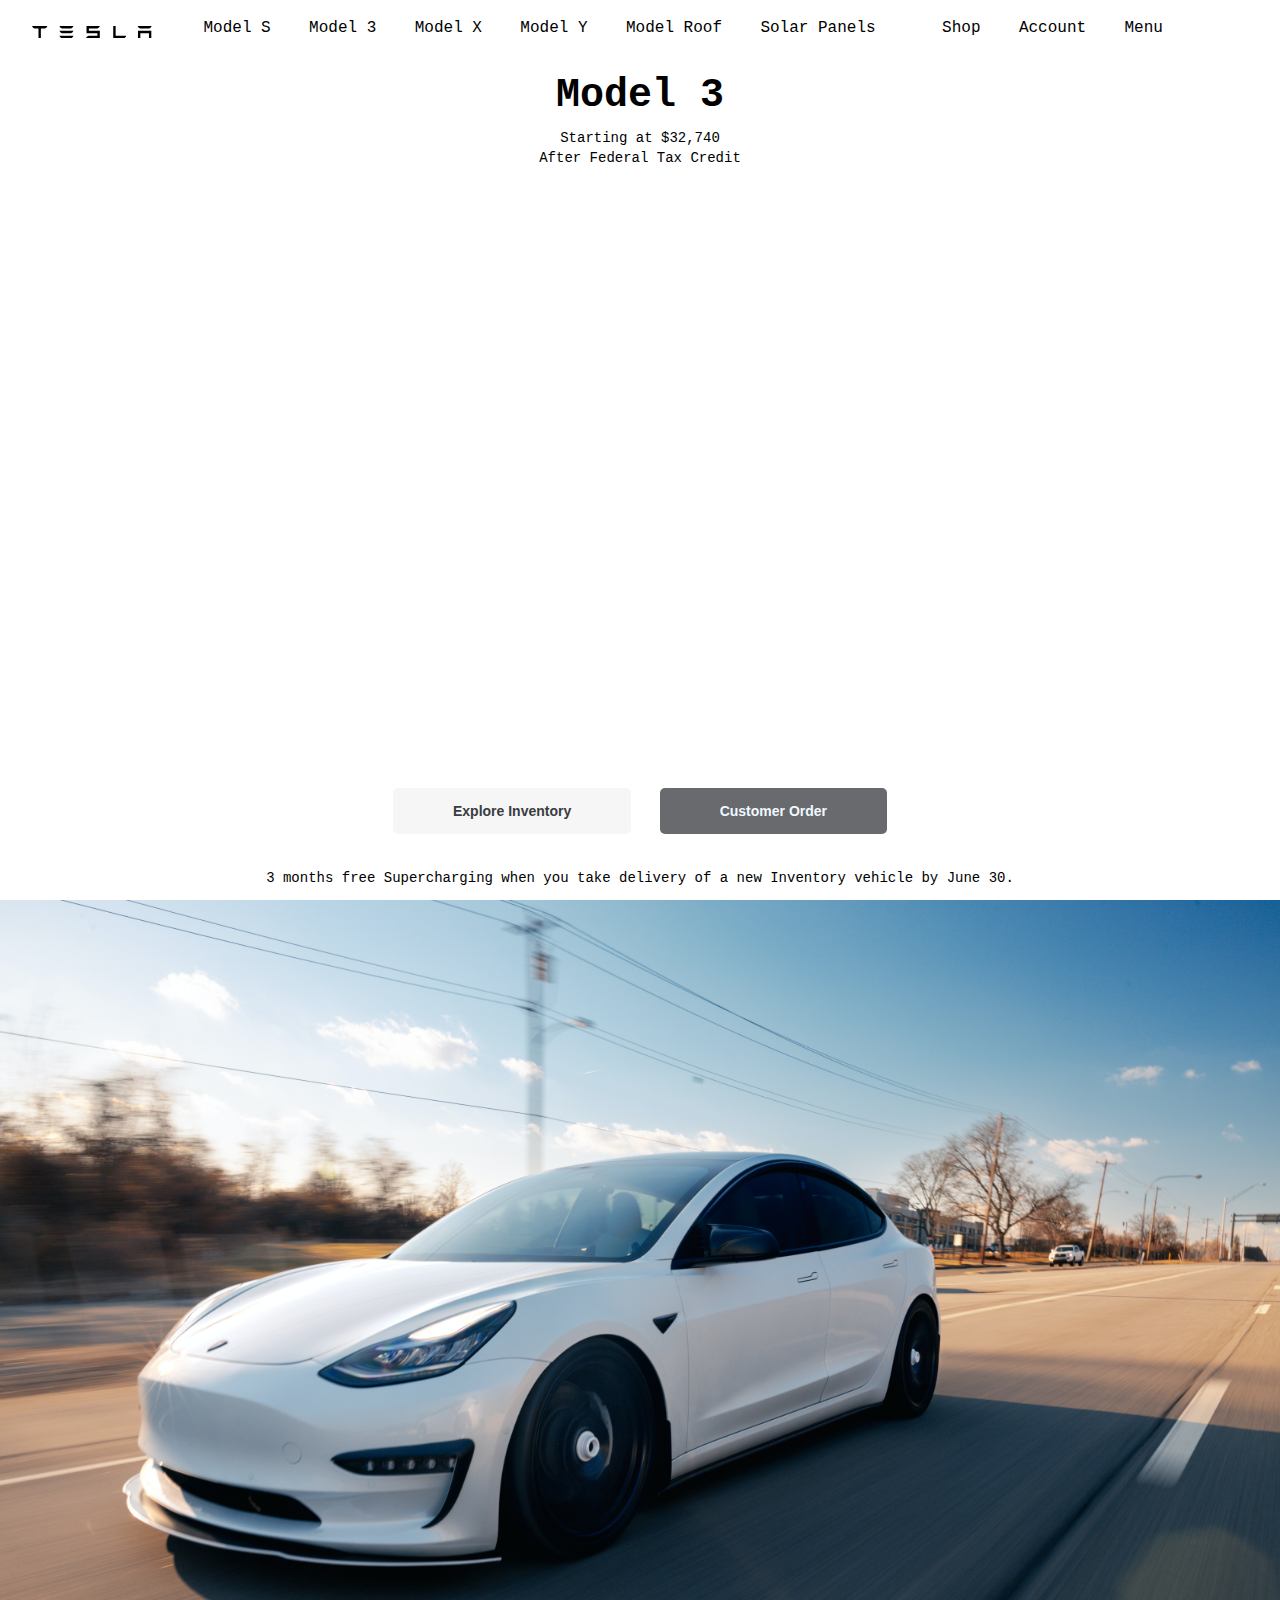
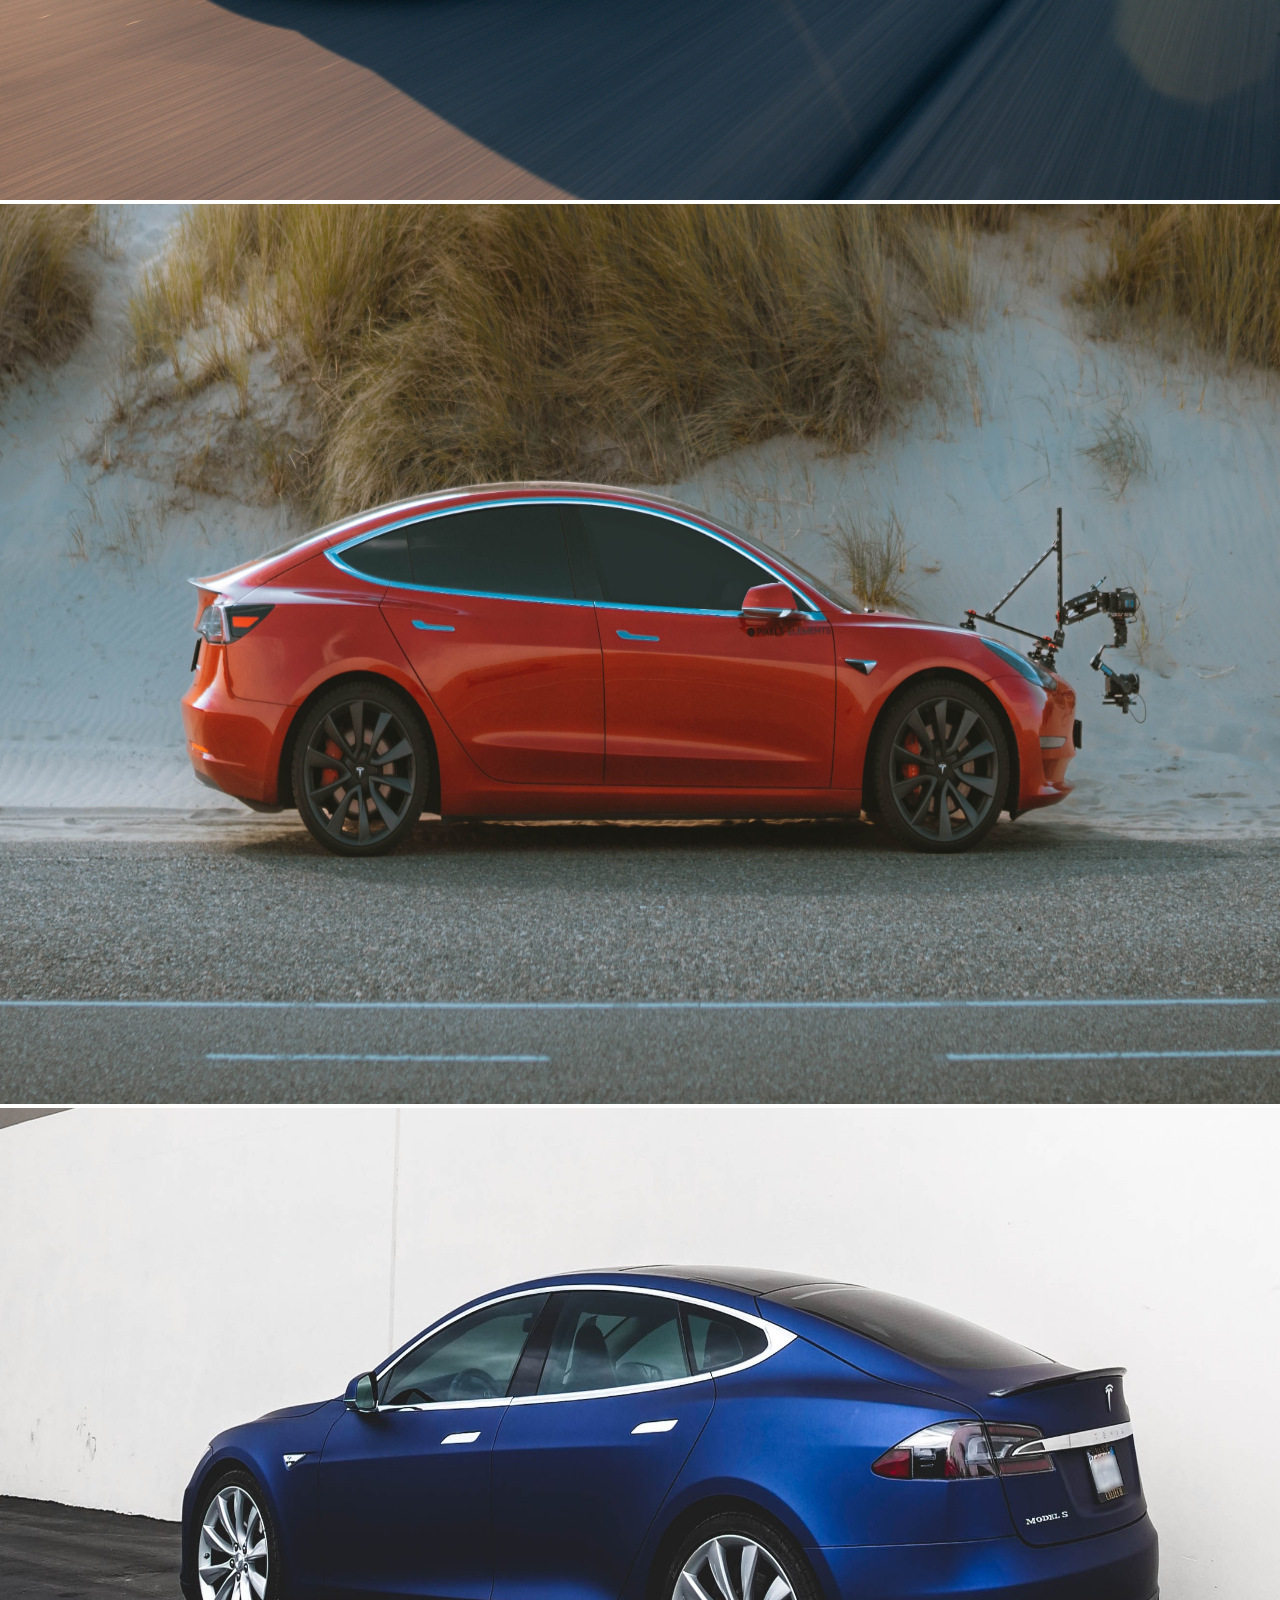
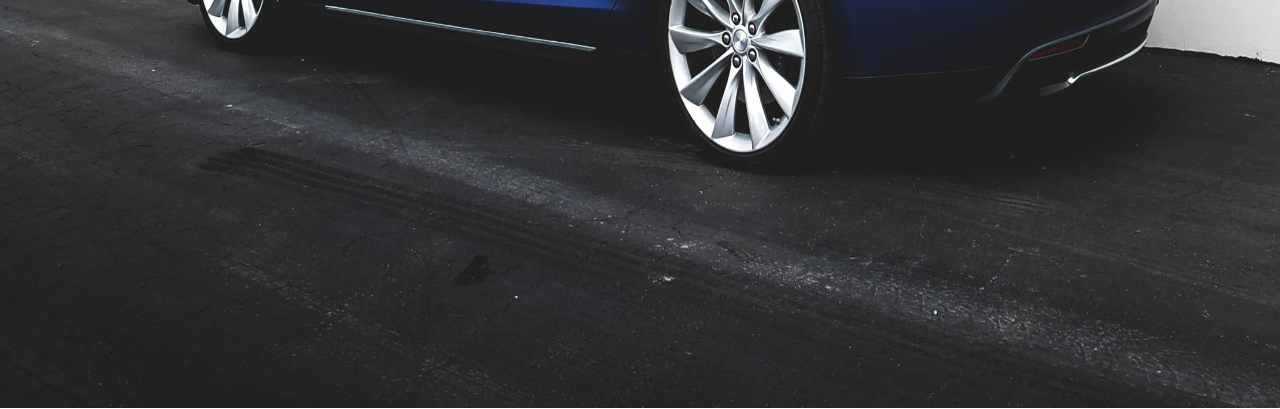
<file: index.html>
<!DOCTYPE html>
<html lang="en">

<head>
    <meta charset="UTF-8">
    <meta http-equiv="X-UA-Compatible" content="IE=edge">
    <meta name="viewport" content="width=device-device-width,intial-scale=1.0">
    <title>Electric Cars,Solar & Clean Energy| Tesla</title>
    <link rel="stylesheet" href="style.css">
    <link rel="shortcut icon" href="favicon.ico" type="image/x-icon">
    <link rel="icon"
        href="https://th.bing.com/th/id/R.9b56abdfcf6da4438014dd4d4eeaeabf?rik=ViIpqCDGSMfn1Q&pid=ImgRaw&r=0">

</head>

<body>
    <div class="banner-wrap">

        <nav>
            <div class="logo">
                <svg class="tds-icon tds-icon-logo-wordmark tds-site-logo-icon" viewBox="0 0 342 35"
                    xmlns="http://www.w3.org/2000/svg">
                    <path
                        d="M0 .1a9.7 9.7 0 0 0 7 7h11l.5.1v27.6h6.8V7.3L26 7h11a9.8 9.8 0 0 0 7-7H0zm238.6 0h-6.8v34.8H263a9.7 9.7 0 0 0 6-6.8h-30.3V0zm-52.3 6.8c3.6-1 6.6-3.8 7.4-6.9l-38.1.1v20.6h31.1v7.2h-24.4a13.6 13.6 0 0 0-8.7 7h39.9v-21h-31.2v-7h24zm116.2 28h6.7v-14h24.6v14h6.7v-21h-38zM85.3 7h26a9.6 9.6 0 0 0 7.1-7H78.3a9.6 9.6 0 0 0 7 7zm0 13.8h26a9.6 9.6 0 0 0 7.1-7H78.3a9.6 9.6 0 0 0 7 7zm0 14.1h26a9.6 9.6 0 0 0 7.1-7H78.3a9.6 9.6 0 0 0 7 7zM308.5 7h26a9.6 9.6 0 0 0 7-7h-40a9.6 9.6 0 0 0 7 7z"
                        fill="currentColor"></path>
                </svg>

            </div>
            <div class="middle-menu">
                <span class="nav-item">Model S</span>
                <span class="nav-item">Model 3</span>
                <span class="nav-item">Model X</span>
                <span class="nav-item">Model Y</span>
                <span class="nav-item">Model Roof</span>
                <span class="nav-item">Solar Panels</span>
            </div>
            <div class="right-menu">
                <span class="nav-item">Shop</span>
                <span class="nav-item">Account</span>
                <span class="nav-item">Menu</span>
            </div>
            <span class="btn-menu">Menu</span>

        </nav>


        <main>
            <div class="title-section">
                <h1>Model 3</h1>
                <div class="text">
                    <p>Starting at $32,740</p>
                    <p>After Federal Tax Credit</p>
                </div>

            </div>
            <div class="action-area">
                <button class="btn-dark">Explore Inventory</button>
                <button class="btn-light">Customer Order</button>
                <p>3 months free Supercharging when you take delivery of a new Inventory vehicle by June 30.</p>
            </div>


    </div>
    <div class="container">
        <img class="image-section" src="asset/2.jpg" alt="pic2" >
        <img class="image-section" src="asset/3.jpg" alt="pic3">
        <img class="image-section" src="asset/4.jpg" alt="pic4">
    </div>
    </main>
</body>

</html>
</file>
<file: style.css>
@import url("https://fonts.googleapis.com/css2?family=Roboto:ital,wght@0,300;0,400;0,500;0,700;0,900;1,300;1,700&display=swap");
/**/
/*set default values on all elements*/
* {
  margin: 0;
  padding: 0;
  box-sizing: border-box;
  font-weight: 400px;
  font-size: 14px;
}

body {
  font-weight: 300;
  font-family: monospace;
}

/*style banner */
.banner-wrap {
  background-image: url(https://digitalassets.tesla.com/tesla-contents/image/upload/h_2560,w_4096,c_fit,f_auto,q_auto:best/Homepage-Model-3-Desktop-LHD);
  height: 100vh;
  width: auto;
  background-repeat: no-repeat;
  background-position: center;
  background-size: cover;
}
/*style navbar*/
nav {
  display: flex;
  justify-content: space-between;
  height: 56px;
  align-items: center;
  padding: 0 32px;
}
.logo {
  height: 24px;
  width: 120px;
}
.logo svg {
  margin-top: 10px;
}
/*style main element*/
main {
  margin-top: 2px;
  text-align: center;
  height: calc(100vh - 56px);
  display: flex;
  flex-direction: column;
  justify-content: space-between;
  width: 100%;
}
title-section {
  margin-top: calc(164px - 56px);
}
.title-section {
  margin-top: 15px;
}
.text {
  margin-top: 10px;
}
.text p {
  padding: 2px 0px;
}
.action-area {
  margin-top: 50px;
}
.action-area p {
  margin-top: 20px;
  font-size: 12, 6px;
  text-align: center;
}
h1 {
  font-size: 40px;
  font-weight: 500px;
}
p {
  font-size: 14px;
  font-weight: 500px;
  padding: 6px 24px 16px 24px;
}
.nav-item {
  color: black;
  font-size: 16px;
}
.nav-item {
  padding: 5px 15px;
  cursor: pointer;
}
/*hover style*/
.nav-item:hover {
  background-color: aliceblue;
}
/*botton style*/
.btn-dark {
  border: none;
  background: none;
  background: #f4f4f4cc;
  margin: 10px;
  border-radius: 5px;
  color: #393c41;
  cursor: pointer;
  font-weight: 600;
}
.btn-light {
  border: none;
  background: none;
  background: rgba(23, 26, 32, 0.65);
  margin: 10px;
  border-radius: 5px;
  color: aliceblue;
  font-weight: 600;
}
button {
  padding: 15px 60px;
}
/*container for images scroll snap*/
.container {
  display: block;
  overflow: hidden;

  scroll-snap-type: y mandatory;
}
/*be active when device screen changes*/
.btn-menu {
  visibility: hidden;
}
/*images*/
.image-section {
  scroll-snap-align: start;
  scroll-snap-stop: always;
  width: 100%;
  height: 100vh;
  min-width: 100%;

  flex: 0 0 auto;
}

/*responsive website*/
/*screen with max width of 480px(mobile device)*/
@media (max-width: 768px) {
  body {
    color: #ffffff;
  }
  /*nav*/
  nav {
    width: 100%;
  }
  .banner-wrap{
    max-width: 100%;
  }
  .middle-menu {
    display: none;
  }

  .right-menu {
    display: none;
  }
  .btn-menu {
    visibility: visible;
    background: #0000000d;
    padding: 5px 15px;
    border-radius: 5px;
    font-size: 14px;
    font-weight: 400;
  }
  .title-section {
    position: relative;
    bottom: 60px;
    left: 30px;
  }
  /*images*/
  .image-section {
    max-width: 100%;
    height: auto;
  }
  .title-section-images{
    position: absolute;
    bottom: 30px;
  }
}
  /*screen with max width of 480px(mobile device)*/
@media (max-width:480px) {
  body {
    color: #ffffff;
  }
  /*nav*/
  nav {
    width: 100%;
  }
  .middle-menu {
    display: none;
  }
  .banner-wrap{
    max-width: 100%;
  }
  .right-menu {
    display: none;
  }
  .btn-menu {
    visibility: visible;
    background: #0000000d;
    padding: 5px 15px;
    border-radius: 5px;
    font-size: 14px;
    font-weight: 400;
  }
  .title-section {
    position: relative;
    bottom: 60px;
  }
  /*images*/
  .image-section {
    max-width: 100%;
    height: auto;
  }
}
/*screen with max width of 480px(mobile device)*/
@media (max-width: 768px) {
    body {
      color: #ffffff;
    }
    /*nav*/
    nav {
      width: 100%;
    }
    .middle-menu {
      display: none;
    }
  
    .right-menu {
      display: none;
    }
    .btn-menu {
      visibility: visible;
      background: #0000000d;
      padding: 5px 15px;
      border-radius: 5px;
      font-size: 14px;
      font-weight: 400;
    }
    .title-section {
      position: relative;
      bottom: 60px;
    }
    /*images*/
    .image-section {
      max-width: 100%;
      height: auto;
    }
}
</file>
